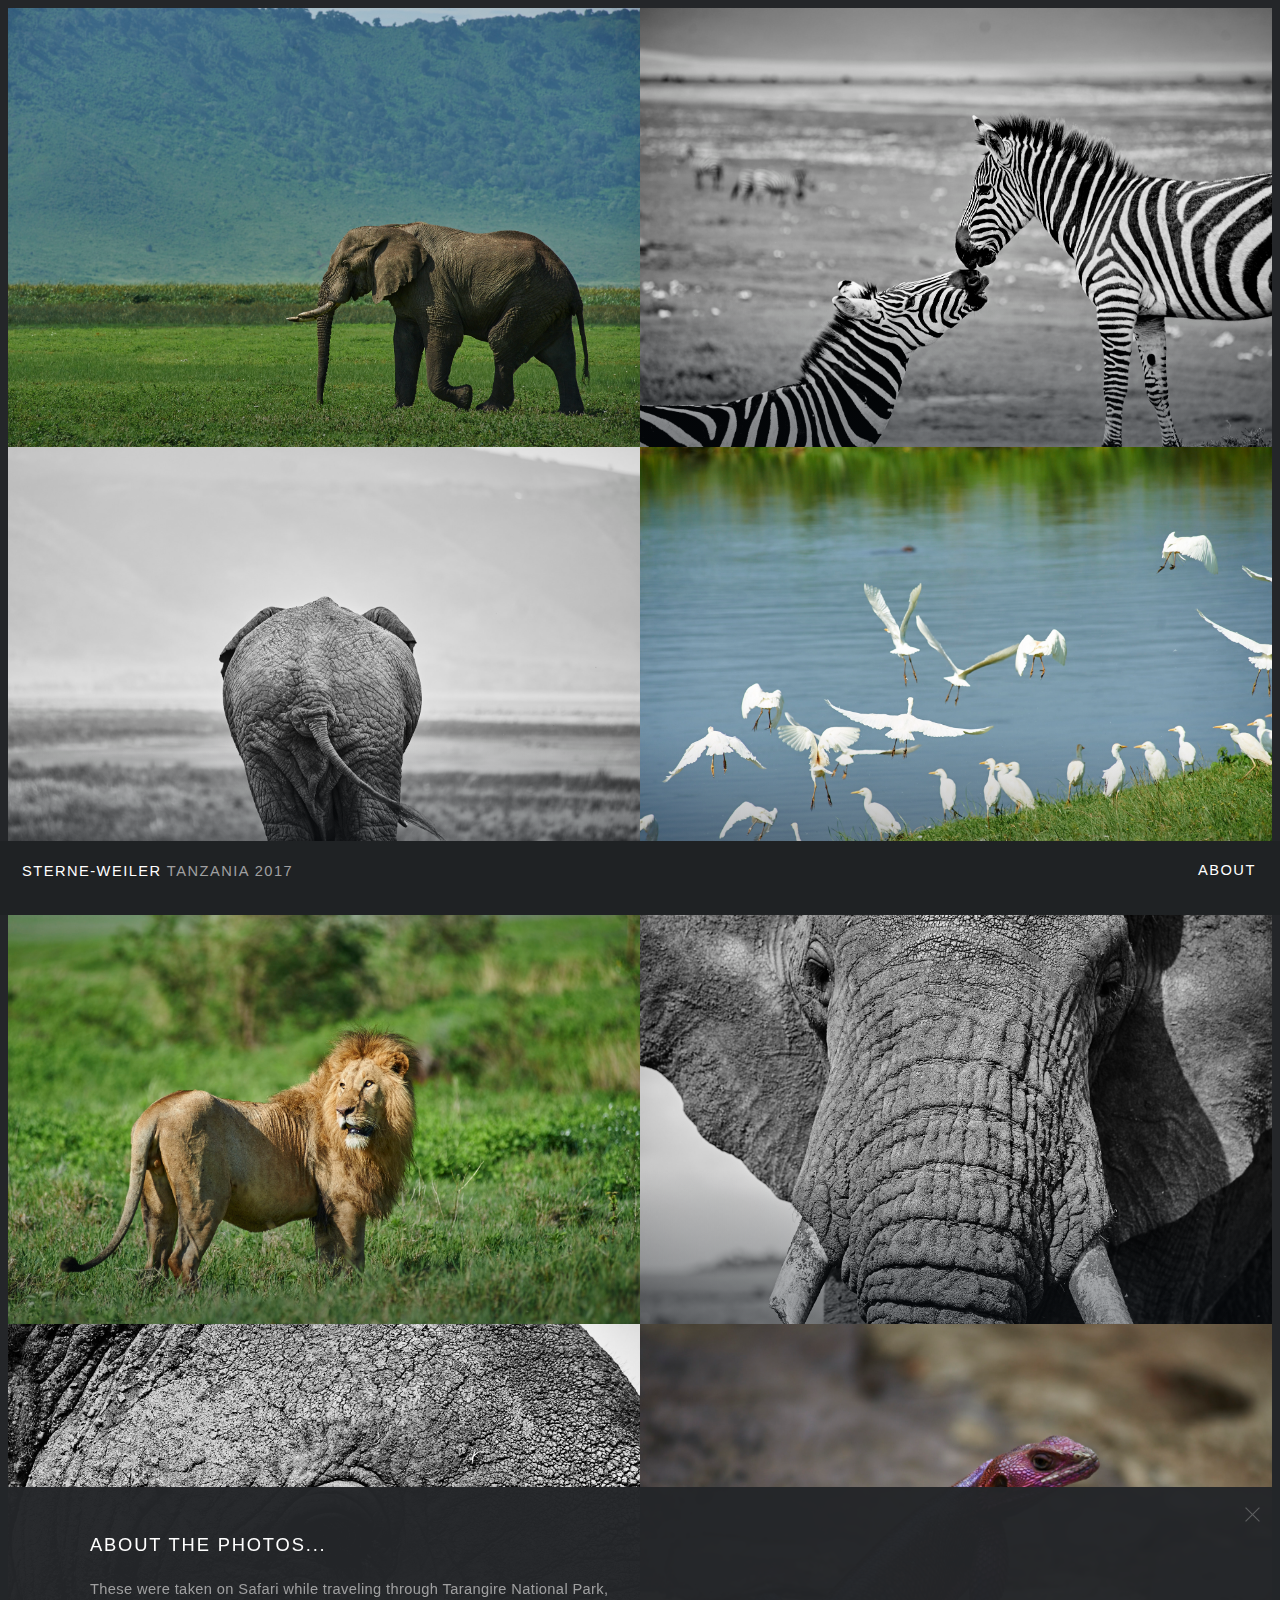
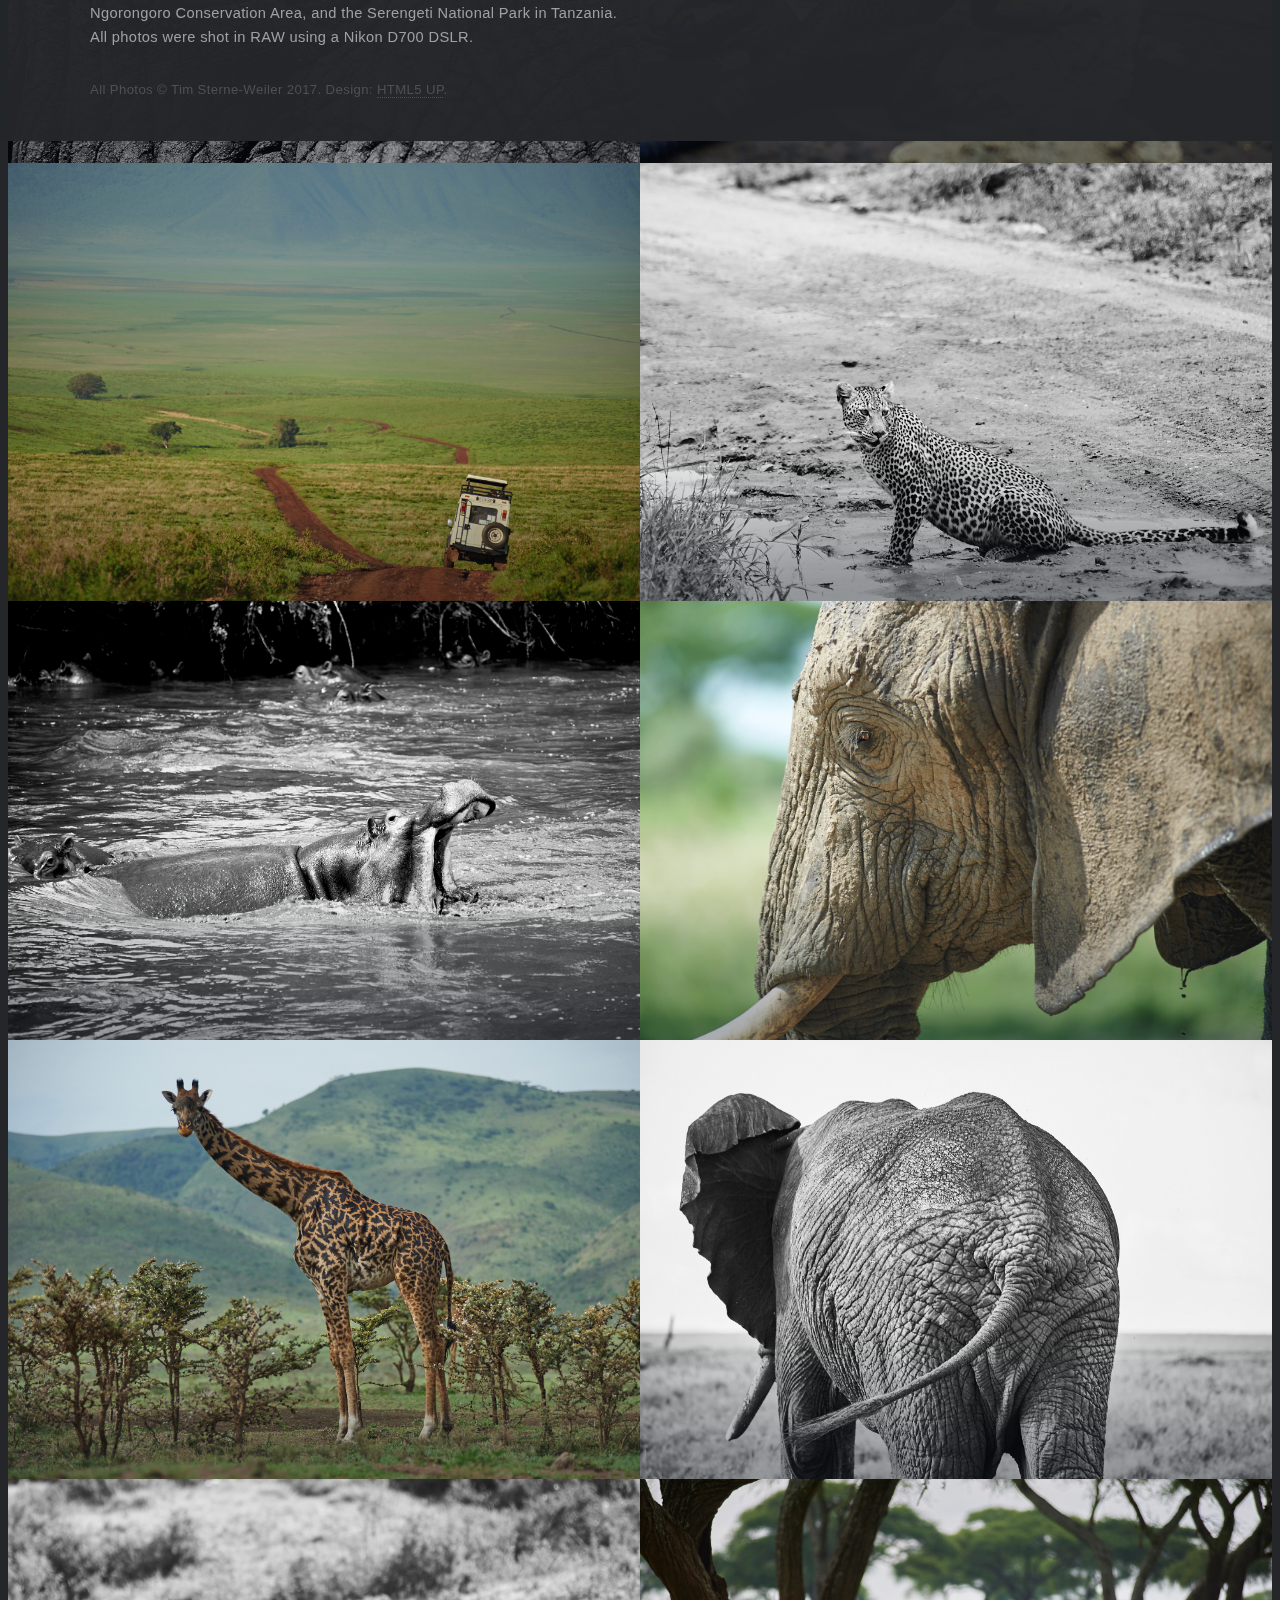
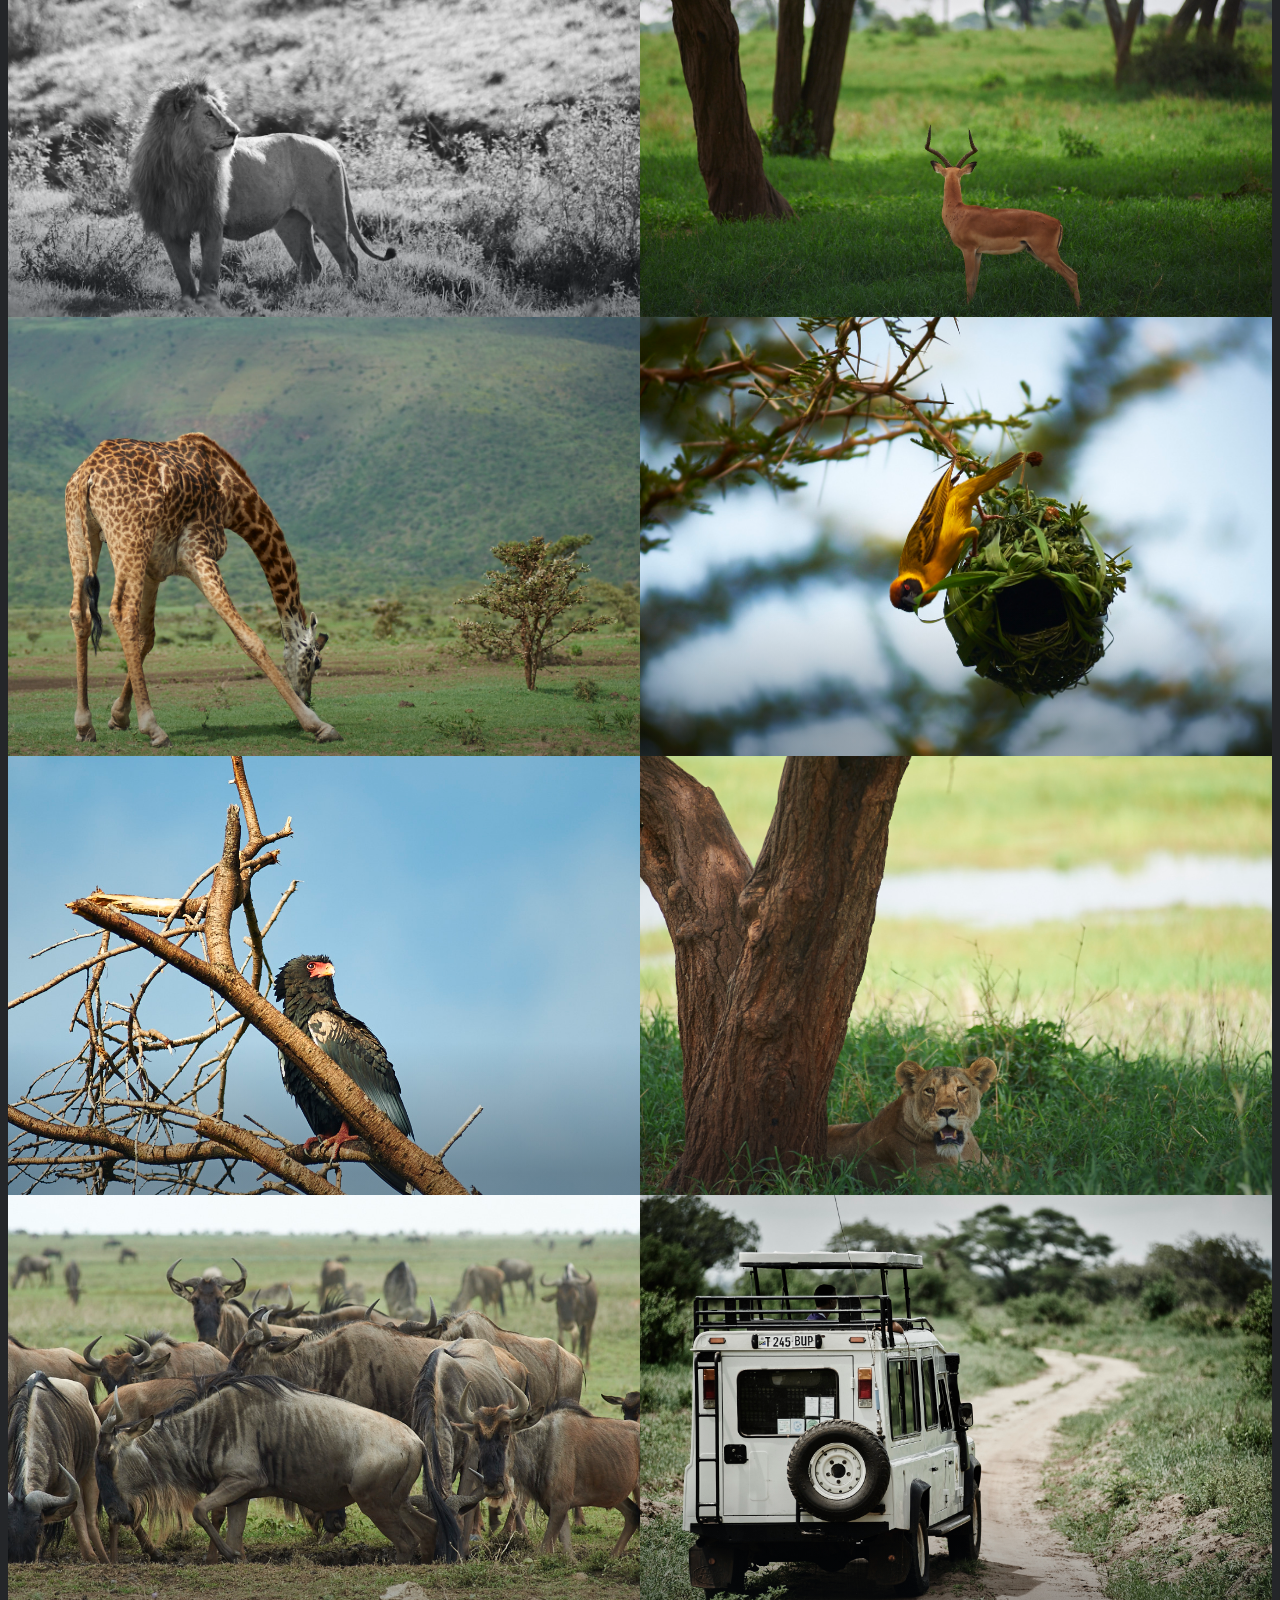
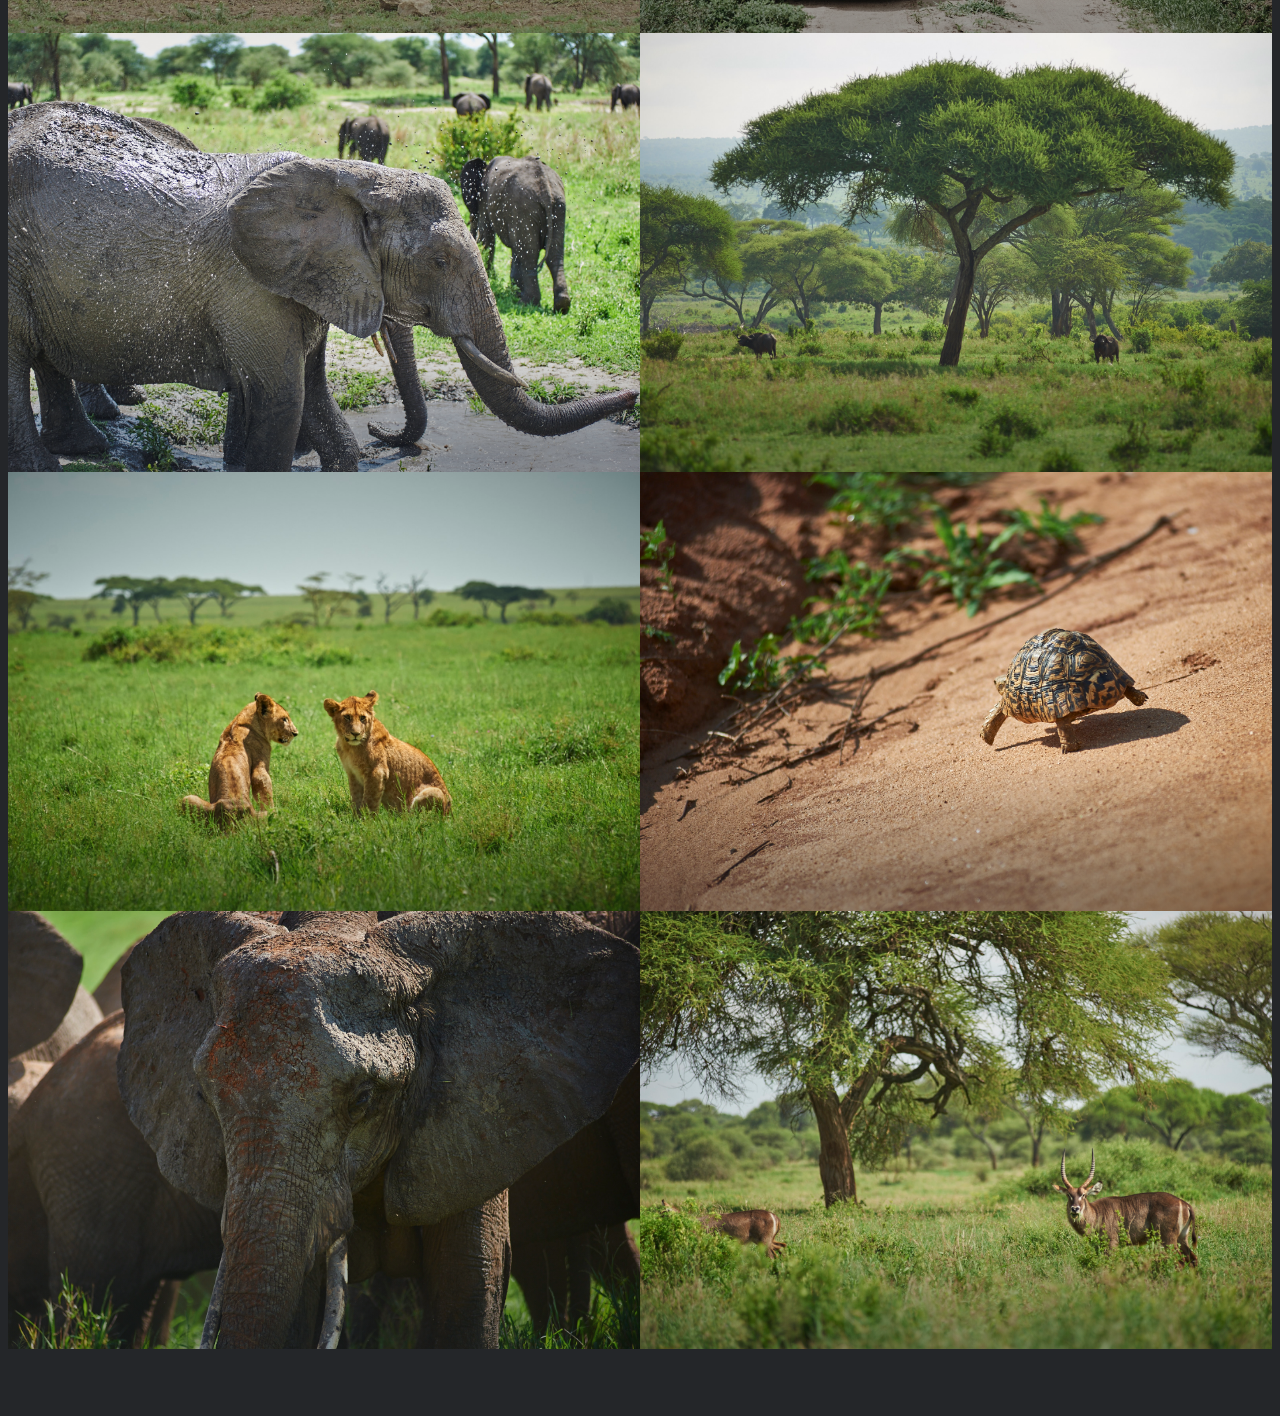
<file: tanzania/index.html>
<!DOCTYPE HTML>
<!--
	Multiverse by HTML5 UP
	html5up.net | @ajlkn
	Free for personal and commercial use under the CCA 3.0 license (html5up.net/license)
-->
<html>
	<head>
		<title>Sterne-Weiler, Tanzania 2017</title>
		<meta charset="utf-8" />
		<meta name="viewport" content="width=device-width, initial-scale=1, user-scalable=no" />
		<!--[if lte IE 8]><script src="assets/js/ie/html5shiv.js"></script><![endif]-->
		<link rel="stylesheet" href="assets/css/main.css" />
		<!--[if lte IE 9]><link rel="stylesheet" href="assets/css/ie9.css" /><![endif]-->
		<!--[if lte IE 8]><link rel="stylesheet" href="assets/css/ie8.css" /><![endif]-->
	</head>
	<body>

		<!-- Wrapper -->
			<div id="wrapper">

				<!-- Header -->
					<header id="header">
						<h1><a href="index.html"><strong>Sterne-Weiler</strong> Tanzania 2017</a></h1>
						<nav>
							<ul>
								<li><a href="#footer" class="icon fa-info-circle">About</a></li>
							</ul>
						</nav>
					</header>

				<!-- Main -->
					<div id="main">
						<article class="thumb">
							<a href="images/fulls/01.jpg" class="image"><img src="images/thumbs/01.jpg" alt="" /></a>
                            <!--<h2>Picture title</h2>
							<p>Nunc blandit nisi ligula magna sodales lectus elementum non. Integer id venenatis velit.</p>-->
						</article>
						<article class="thumb">
							<a href="images/fulls/02.jpg" class="image"><img src="images/thumbs/02.jpg" alt="" /></a>
						</article>
						<article class="thumb">
							<a href="images/fulls/03.jpg" class="image"><img src="images/thumbs/03.jpg" alt="" /></a>
						</article>
						<article class="thumb">
							<a href="images/fulls/04.jpg" class="image"><img src="images/thumbs/04.jpg" alt="" /></a>
						</article>
						<article class="thumb">
							<a href="images/fulls/05.jpg" class="image"><img src="images/thumbs/05.jpg" alt="" /></a>
						</article>
						<article class="thumb">
							<a href="images/fulls/06.jpg" class="image"><img src="images/thumbs/06.jpg" alt="" /></a>
						</article>
						<article class="thumb">
							<a href="images/fulls/07.jpg" class="image"><img src="images/thumbs/07.jpg" alt="" /></a>
						</article>
						<article class="thumb">
							<a href="images/fulls/08.jpg" class="image"><img src="images/thumbs/08.jpg" alt="" /></a>
						</article>
						<article class="thumb">
							<a href="images/fulls/09.jpg" class="image"><img src="images/thumbs/09.jpg" alt="" /></a>
						</article>
						<article class="thumb">
							<a href="images/fulls/10.jpg" class="image"><img src="images/thumbs/10.jpg" alt="" /></a>
						</article>
						<article class="thumb">
							<a href="images/fulls/11.jpg" class="image"><img src="images/thumbs/11.jpg" alt="" /></a>
						</article>
						<article class="thumb">
							<a href="images/fulls/12.jpg" class="image"><img src="images/thumbs/12.jpg" alt="" /></a>
						</article>
                        <article class="thumb">
                            <a href="images/fulls/13.jpg" class="image"><img src="images/thumbs/13.jpg" alt="" /></a>
                        </article>
                        <article class="thumb">
                            <a href="images/fulls/14.jpg" class="image"><img src="images/thumbs/14.jpg" alt="" /></a>
                        </article>
                        <article class="thumb">
                            <a href="images/fulls/15.jpg" class="image"><img src="images/thumbs/15.jpg" alt="" /></a>
                        </article>
                        <article class="thumb">
                            <a href="images/fulls/16.jpg" class="image"><img src="images/thumbs/16.jpg" alt="" /></a>
                        </article>
                        <article class="thumb">
                            <a href="images/fulls/17.jpg" class="image"><img src="images/thumbs/17.jpg" alt="" /></a>
                        </article>
                        <article class="thumb">
                            <a href="images/fulls/18.jpg" class="image"><img src="images/thumbs/18.jpg" alt="" /></a>
                        </article>
                        <article class="thumb">
                            <a href="images/fulls/19.jpg" class="image"><img src="images/thumbs/19.jpg" alt="" /></a>
                        </article>
                        <article class="thumb">
                            <a href="images/fulls/20.jpg" class="image"><img src="images/thumbs/20.jpg" alt="" /></a>
                        </article>
                        <article class="thumb">
                            <a href="images/fulls/21.jpg" class="image"><img src="images/thumbs/21.jpg" alt="" /></a>
                        </article>
                        <article class="thumb">
                            <a href="images/fulls/22.jpg" class="image"><img src="images/thumbs/22.jpg" alt="" /></a>
                        </article>
                        <article class="thumb">
                            <a href="images/fulls/23.jpg" class="image"><img src="images/thumbs/23.jpg" alt="" /></a>
                        </article>
                        <article class="thumb">
                            <a href="images/fulls/24.jpg" class="image"><img src="images/thumbs/24.jpg" alt="" /></a>
                        </article>
                        <article class="thumb">
                            <a href="images/fulls/25.jpg" class="image"><img src="images/thumbs/25.jpg" alt="" /></a>
                        </article>
                        <article class="thumb">
                            <a href="images/fulls/26.jpg" class="image"><img src="images/thumbs/26.jpg" alt="" /></a>
                        </article>
                        <article class="thumb">
                            <a href="images/fulls/27.jpg" class="image"><img src="images/thumbs/27.jpg" alt="" /></a>
                        </article>
                        <article class="thumb">
                            <a href="images/fulls/28.jpg" class="image"><img src="images/thumbs/28.jpg" alt="" /></a>
                        </article>
                        
                    </div>
                    
                    <!-- Footer -->
                    <footer id="footer" class="panel">
						<div class="inner split">
							<div>
								<section>
									<h2>About the photos...</h2>
									<p>These were taken on Safari while traveling through Tarangire National Park, Ngorongoro Conservation Area, and the Serengeti National Park in Tanzania.  All photos were shot in RAW using a Nikon D700 DSLR.
                                        </p>
								</section>
								<!--<section>
									<h2>Follow me on ...</h2>
									<ul class="icons">
										<li><a href="#" class="icon fa-instagram"><span class="label">Instagram</span></a></li>
										<li><a href="#" class="icon fa-github"><span class="label">GitHub</span></a></li>
										<li><a href="#" class="icon fa-dribbble"><span class="label">Dribbble</span></a></li>
										<li><a href="#" class="icon fa-linkedin"><span class="label">LinkedIn</span></a></li>
									</ul>
								</section>-->
								<p class="copyright">
									All Photos &copy; Tim Sterne-Weiler 2017. Design: <a href="http://html5up.net">HTML5 UP</a>.
								</p>
							</div>
							<div>
								<!--<section>
									<h2>Get in touch</h2>
									<form method="post" action="#">
										<div class="field half first">
											<input type="text" name="name" id="name" placeholder="Name" />
										</div>
										<div class="field half">
											<input type="text" name="email" id="email" placeholder="Email" />
										</div>
										<div class="field">
											<textarea name="message" id="message" rows="4" placeholder="Message"></textarea>
										</div>
										<ul class="actions">
											<li><input type="submit" value="Send" class="special" /></li>
											<li><input type="reset" value="Reset" /></li>
										</ul>
									</form>
								</section>-->
							</div>
						</div>
					</footer>

			</div>

		<!-- Scripts -->
			<script src="assets/js/jquery.min.js"></script>
			<script src="assets/js/jquery.poptrox.min.js"></script>
			<script src="assets/js/skel.min.js"></script>
			<script src="assets/js/util.js"></script>
			<!--[if lte IE 8]><script src="assets/js/ie/respond.min.js"></script><![endif]-->
			<script src="assets/js/main.js"></script>

	</body>
</html>
</file>
<file: tanzania/assets/css/ie9.css>
/*
	Multiverse by HTML5 UP
	html5up.net | @ajlkn
	Free for personal and commercial use under the CCA 3.0 license (html5up.net/license)
*/

/* Panel */

	.panel > .inner.split:after {
		clear: both;
		content: '';
		display: block;
	}

	.panel > .inner.split > div {
		float: left;
		margin-left: 0;
		padding-left: 0;
	}

	.panel > .inner.split > :first-child {
		padding-left: 0;
	}

/* Wrapper */

	#wrapper:before {
		display: none;
	}

/* Main */

	#main:after {
		clear: both;
		content: '';
		display: block;
	}

	#main .thumb {
		float: left;
	}
</file>
<file: tanzania/assets/css/main.css>
z@import url(font-awesome.min.css);
@import url("https://fonts.googleapis.com/css?family=Source+Sans+Pro:300,300italic,400,400italic");

/*
	Multiverse by HTML5 UP
	html5up.net | @ajlkn
	Free for personal and commercial use under the CCA 3.0 license (html5up.net/license)
*/

/* Reset */

	html, body, div, span, applet, object, iframe, h1, h2, h3, h4, h5, h6, p, blockquote, pre, a, abbr, acronym, address, big, cite, code, del, dfn, em, img, ins, kbd, q, s, samp, small, strike, strong, sub, sup, tt, var, b, u, i, center, dl, dt, dd, ol, ul, li, fieldset, form, label, legend, table, caption, tbody, tfoot, thead, tr, th, td, article, aside, canvas, details, embed, figure, figcaption, footer, header, hgroup, menu, nav, output, ruby, section, summary, time, mark, audio, video {
		margin: 0;
		padding: 0;
		border: 0;
		font-size: 100%;
		font: inherit;
		vertical-align: baseline;
	}

	article, aside, details, figcaption, figure, footer, header, hgroup, menu, nav, section {
		display: block;
	}

	body {
		line-height: 1;
	}

	ol, ul {
		list-style: none;
	}

	blockquote, q {
		quotes: none;
	}

	blockquote:before, blockquote:after, q:before, q:after {
		content: '';
		content: none;
	}

	table {
		border-collapse: collapse;
		border-spacing: 0;
	}

	body {
		-webkit-text-size-adjust: none;
	}

/* Box Model */

	*, *:before, *:after {
		-moz-box-sizing: border-box;
		-webkit-box-sizing: border-box;
		box-sizing: border-box;
	}

	@-moz-keyframes spinner {
		0% {
			-moz-transform: rotate(0deg);
			-webkit-transform: rotate(0deg);
			-ms-transform: rotate(0deg);
			transform: rotate(0deg);
		}

		100% {
			-moz-transform: rotate(359deg);
			-webkit-transform: rotate(359deg);
			-ms-transform: rotate(359deg);
			transform: rotate(359deg);
		}
	}

	@-webkit-keyframes spinner {
		0% {
			-moz-transform: rotate(0deg);
			-webkit-transform: rotate(0deg);
			-ms-transform: rotate(0deg);
			transform: rotate(0deg);
		}

		100% {
			-moz-transform: rotate(359deg);
			-webkit-transform: rotate(359deg);
			-ms-transform: rotate(359deg);
			transform: rotate(359deg);
		}
	}

	@-ms-keyframes spinner {
		0% {
			-moz-transform: rotate(0deg);
			-webkit-transform: rotate(0deg);
			-ms-transform: rotate(0deg);
			transform: rotate(0deg);
		}

		100% {
			-moz-transform: rotate(359deg);
			-webkit-transform: rotate(359deg);
			-ms-transform: rotate(359deg);
			transform: rotate(359deg);
		}
	}

	@keyframes spinner {
		0% {
			-moz-transform: rotate(0deg);
			-webkit-transform: rotate(0deg);
			-ms-transform: rotate(0deg);
			transform: rotate(0deg);
		}

		100% {
			-moz-transform: rotate(359deg);
			-webkit-transform: rotate(359deg);
			-ms-transform: rotate(359deg);
			transform: rotate(359deg);
		}
	}

/* Basic */

	@-ms-viewport {
		width: device-width;
	}

	body {
		-ms-overflow-style: scrollbar;
	}

	@media screen and (max-width: 480px) {

		html, body {
			min-width: 320px;
		}

	}

	body {
		background: #242629;
	}

		body.loading *, body.loading *:before, body.loading *:after {
			-moz-animation: none !important;
			-webkit-animation: none !important;
			-ms-animation: none !important;
			animation: none !important;
			-moz-transition: none !important;
			-webkit-transition: none !important;
			-ms-transition: none !important;
			transition: none !important;
		}

		body.resizing *, body.resizing *:before, body.resizing *:after {
			-moz-animation: none !important;
			-webkit-animation: none !important;
			-ms-animation: none !important;
			animation: none !important;
			-moz-transition: none !important;
			-webkit-transition: none !important;
			-ms-transition: none !important;
			transition: none !important;
		}

/* Type */

	body, input, select, textarea {
		color: #a0a0a1;
		font-family: "Source Sans Pro", Helvetica, sans-serif;
		font-size: 15pt;
		font-weight: 300;
		letter-spacing: 0.025em;
		line-height: 1.65;
	}

		@media screen and (max-width: 1680px) {

			body, input, select, textarea {
				font-size: 11pt;
			}

		}

	a {
		-moz-transition: color 0.2s ease-in-out, border-bottom-color 0.2s ease-in-out;
		-webkit-transition: color 0.2s ease-in-out, border-bottom-color 0.2s ease-in-out;
		-ms-transition: color 0.2s ease-in-out, border-bottom-color 0.2s ease-in-out;
		transition: color 0.2s ease-in-out, border-bottom-color 0.2s ease-in-out;
		border-bottom: dotted 1px;
		color: #34a58e;
		text-decoration: none;
	}

		a:hover {
			border-bottom-color: transparent;
			color: #34a58e !important;
		}

	strong, b {
		color: #ffffff;
		font-weight: 300;
	}

	em, i {
		font-style: italic;
	}

	p {
		margin: 0 0 2em 0;
	}

	h1, h2, h3, h4, h5, h6 {
		color: #ffffff;
		font-weight: 300;
		letter-spacing: 0.1em;
		line-height: 1.5;
		margin: 0 0 1em 0;
		text-transform: uppercase;
	}

		h1 a, h2 a, h3 a, h4 a, h5 a, h6 a {
			color: inherit;
			text-decoration: none;
		}

	h1 {
		font-size: 2em;
	}

	h2 {
		font-size: 1.25em;
	}

	h3 {
		font-size: 1.1em;
	}

	h4 {
		font-size: 1em;
	}

	h5 {
		font-size: 0.9em;
	}

	h6 {
		font-size: 0.7em;
	}

	@media screen and (max-width: 736px) {

		h2 {
			font-size: 1em;
		}

		h3 {
			font-size: 0.9em;
		}

		h4 {
			font-size: 0.8em;
		}

		h5 {
			font-size: 0.7em;
		}

		h6 {
			font-size: 0.7em;
		}

	}

	sub {
		font-size: 0.8em;
		position: relative;
		top: 0.5em;
	}

	sup {
		font-size: 0.8em;
		position: relative;
		top: -0.5em;
	}

	blockquote {
		border-left: 4px #36383c;
		font-style: italic;
		margin: 0 0 2em 0;
		padding: 0.5em 0 0.5em 2em;
	}

	code {
		background: #34363b;
		border: solid 1px #36383c;
		font-family: "Courier New", monospace;
		font-size: 0.9em;
		margin: 0 0.25em;
		padding: 0.25em 0.65em;
	}

	pre {
		-webkit-overflow-scrolling: touch;
		font-family: "Courier New", monospace;
		font-size: 0.9em;
		margin: 0 0 2em 0;
	}

		pre code {
			display: block;
			line-height: 1.75;
			padding: 1em 1.5em;
			overflow-x: auto;
		}

	hr {
		border: 0;
		border-bottom: solid 1px #36383c;
		margin: 2em 0;
	}

		hr.major {
			margin: 3em 0;
		}

	.align-left {
		text-align: left;
	}

	.align-center {
		text-align: center;
	}

	.align-right {
		text-align: right;
	}

/* Button */

	input[type="submit"],
	input[type="reset"],
	input[type="button"],
	button,
	.button {
		-moz-appearance: none;
		-webkit-appearance: none;
		-ms-appearance: none;
		appearance: none;
		-moz-transition: background-color 0.2s ease-in-out, box-shadow 0.2s ease-in-out, color 0.2s ease-in-out;
		-webkit-transition: background-color 0.2s ease-in-out, box-shadow 0.2s ease-in-out, color 0.2s ease-in-out;
		-ms-transition: background-color 0.2s ease-in-out, box-shadow 0.2s ease-in-out, color 0.2s ease-in-out;
		transition: background-color 0.2s ease-in-out, box-shadow 0.2s ease-in-out, color 0.2s ease-in-out;
		background-color: transparent;
		border: 0;
		border-radius: 0;
		box-shadow: inset 0 0 0 2px #36383c;
		color: #ffffff !important;
		cursor: pointer;
		display: inline-block;
		font-size: 0.9em;
		font-weight: 300;
		height: 3.05556em;
		letter-spacing: 0.1em;
		line-height: 3.05556em;
		padding: 0 2.5em;
		text-align: center;
		text-decoration: none;
		text-transform: uppercase;
		white-space: nowrap;
	}

		input[type="submit"]:hover,
		input[type="reset"]:hover,
		input[type="button"]:hover,
		button:hover,
		.button:hover {
			box-shadow: inset 0 0 0 2px #34a58e;
			color: #34a58e !important;
		}

			input[type="submit"]:hover:active,
			input[type="reset"]:hover:active,
			input[type="button"]:hover:active,
			button:hover:active,
			.button:hover:active {
				background-color: rgba(52, 165, 142, 0.15);
				color: #34a58e !important;
			}

		input[type="submit"].icon,
		input[type="reset"].icon,
		input[type="button"].icon,
		button.icon,
		.button.icon {
			padding-left: 1.35em;
		}

			input[type="submit"].icon:before,
			input[type="reset"].icon:before,
			input[type="button"].icon:before,
			button.icon:before,
			.button.icon:before {
				margin-right: 0.5em;
			}

		input[type="submit"].fit,
		input[type="reset"].fit,
		input[type="button"].fit,
		button.fit,
		.button.fit {
			display: block;
			margin: 0 0 1em 0;
			width: 100%;
		}

		input[type="submit"].small,
		input[type="reset"].small,
		input[type="button"].small,
		button.small,
		.button.small {
			font-size: 0.8em;
		}

		input[type="submit"].big,
		input[type="reset"].big,
		input[type="button"].big,
		button.big,
		.button.big {
			font-size: 1.35em;
		}

		input[type="submit"].special,
		input[type="reset"].special,
		input[type="button"].special,
		button.special,
		.button.special {
			background-color: #34a58e;
			box-shadow: none;
		}

			input[type="submit"].special:hover,
			input[type="reset"].special:hover,
			input[type="button"].special:hover,
			button.special:hover,
			.button.special:hover {
				background-color: #47c5ab;
				color: #ffffff !important;
			}

				input[type="submit"].special:hover:active,
				input[type="reset"].special:hover:active,
				input[type="button"].special:hover:active,
				button.special:hover:active,
				.button.special:hover:active {
					background-color: #287e6d;
				}

		input[type="submit"].disabled, input[type="submit"]:disabled,
		input[type="reset"].disabled,
		input[type="reset"]:disabled,
		input[type="button"].disabled,
		input[type="button"]:disabled,
		button.disabled,
		button:disabled,
		.button.disabled,
		.button:disabled {
			-moz-pointer-events: none;
			-webkit-pointer-events: none;
			-ms-pointer-events: none;
			pointer-events: none;
			opacity: 0.35;
		}

/* Form */

	form {
		margin: 0 0 2em 0;
	}

		form .field {
			margin: 0 0 1.3em 0;
		}

			form .field.half {
				float: left;
				padding: 0 0 0 0.65em;
				width: 50%;
			}

				form .field.half.first {
					padding: 0 0.65em 0 0;
				}

		form > .actions {
			margin: 1.5em 0 0 0 !important;
		}

		@media screen and (max-width: 736px) {

			form .field.half {
				float: none;
				padding: 0;
				width: 100%;
			}

				form .field.half.first {
					padding: 0;
				}

		}

	label {
		color: #ffffff;
		display: block;
		font-size: 0.9em;
		font-weight: 300;
		margin: 0 0 1em 0;
	}

	input[type="text"],
	input[type="password"],
	input[type="email"],
	input[type="tel"],
	input[type="search"],
	input[type="url"],
	select,
	textarea {
		-moz-appearance: none;
		-webkit-appearance: none;
		-ms-appearance: none;
		appearance: none;
		background: #34363b;
		border: 0;
		border-radius: 0;
		color: #a0a0a1;
		display: block;
		outline: 0;
		padding: 0 1em;
		text-decoration: none;
		width: 100%;
	}

		input[type="text"]:invalid,
		input[type="password"]:invalid,
		input[type="email"]:invalid,
		input[type="tel"]:invalid,
		input[type="search"]:invalid,
		input[type="url"]:invalid,
		select:invalid,
		textarea:invalid {
			box-shadow: none;
		}

		input[type="text"]:focus,
		input[type="password"]:focus,
		input[type="email"]:focus,
		input[type="tel"]:focus,
		input[type="search"]:focus,
		input[type="url"]:focus,
		select:focus,
		textarea:focus {
			box-shadow: inset 0 0 0 2px #34a58e;
		}

	.select-wrapper {
		text-decoration: none;
		display: block;
		position: relative;
	}

		.select-wrapper:before {
			-moz-osx-font-smoothing: grayscale;
			-webkit-font-smoothing: antialiased;
			font-family: FontAwesome;
			font-style: normal;
			font-weight: normal;
			text-transform: none !important;
		}

		.select-wrapper:before {
			color: #36383c;
			content: '\f078';
			display: block;
			height: 2.75em;
			line-height: 2.75em;
			pointer-events: none;
			position: absolute;
			right: 0;
			text-align: center;
			top: 0;
			width: 2.75em;
		}

		.select-wrapper select::-ms-expand {
			display: none;
		}

	input[type="text"],
	input[type="password"],
	input[type="email"],
	input[type="tel"],
	input[type="search"],
	input[type="url"],
	select {
		height: 2.75em;
	}

	textarea {
		padding: 0.75em 1em;
	}

	input[type="checkbox"],
	input[type="radio"] {
		-moz-appearance: none;
		-webkit-appearance: none;
		-ms-appearance: none;
		appearance: none;
		display: block;
		float: left;
		margin-right: -2em;
		opacity: 0;
		width: 1em;
		z-index: -1;
	}

		input[type="checkbox"] + label,
		input[type="radio"] + label {
			text-decoration: none;
			color: #a0a0a1;
			cursor: pointer;
			display: inline-block;
			font-size: 1em;
			font-weight: 300;
			padding-left: 2.4em;
			padding-right: 0.75em;
			position: relative;
		}

			input[type="checkbox"] + label:before,
			input[type="radio"] + label:before {
				-moz-osx-font-smoothing: grayscale;
				-webkit-font-smoothing: antialiased;
				font-family: FontAwesome;
				font-style: normal;
				font-weight: normal;
				text-transform: none !important;
			}

			input[type="checkbox"] + label:before,
			input[type="radio"] + label:before {
				background: #34363b;
				content: '';
				display: inline-block;
				height: 1.65em;
				left: 0;
				line-height: 1.58125em;
				position: absolute;
				text-align: center;
				top: 0;
				width: 1.65em;
			}

		input[type="checkbox"]:checked + label:before,
		input[type="radio"]:checked + label:before {
			background: #34a58e;
			border-color: #34a58e;
			color: #ffffff;
			content: '\f00c';
		}

		input[type="checkbox"]:focus + label:before,
		input[type="radio"]:focus + label:before {
			box-shadow: 0 0 0 2px #34a58e;
		}

	input[type="radio"] + label:before {
		border-radius: 100%;
	}

	::-webkit-input-placeholder {
		color: #707071 !important;
		opacity: 1.0;
	}

	:-moz-placeholder {
		color: #707071 !important;
		opacity: 1.0;
	}

	::-moz-placeholder {
		color: #707071 !important;
		opacity: 1.0;
	}

	:-ms-input-placeholder {
		color: #707071 !important;
		opacity: 1.0;
	}

	.formerize-placeholder {
		color: #707071 !important;
		opacity: 1.0;
	}

/* Icon */

	.icon {
		text-decoration: none;
		border-bottom: none;
		position: relative;
	}

		.icon:before {
			-moz-osx-font-smoothing: grayscale;
			-webkit-font-smoothing: antialiased;
			font-family: FontAwesome;
			font-style: normal;
			font-weight: normal;
			text-transform: none !important;
		}

		.icon > .label {
			display: none;
		}

/* List */

	ol {
		list-style: decimal;
		margin: 0 0 2em 0;
		padding-left: 1.25em;
	}

		ol li {
			padding-left: 0.25em;
		}

	ul {
		list-style: disc;
		margin: 0 0 2em 0;
		padding-left: 1em;
	}

		ul li {
			padding-left: 0.5em;
		}

		ul.alt {
			list-style: none;
			padding-left: 0;
		}

			ul.alt li {
				border-top: solid 1px #36383c;
				padding: 0.5em 0;
			}

				ul.alt li:first-child {
					border-top: 0;
					padding-top: 0;
				}

		ul.icons {
			cursor: default;
			list-style: none;
			padding-left: 0;
		}

			ul.icons li {
				display: inline-block;
				padding: 0 1em 0 0;
			}

				ul.icons li:last-child {
					padding-right: 0;
				}

				ul.icons li .icon {
					color: #505051;
				}

					ul.icons li .icon:before {
						font-size: 1.5em;
					}

		ul.actions {
			cursor: default;
			list-style: none;
			padding-left: 0;
		}

			ul.actions li {
				display: inline-block;
				padding: 0 1em 0 0;
				vertical-align: middle;
			}

				ul.actions li:last-child {
					padding-right: 0;
				}

			ul.actions.small li {
				padding: 0 0.5em 0 0;
			}

			ul.actions.vertical li {
				display: block;
				padding: 1em 0 0 0;
			}

				ul.actions.vertical li:first-child {
					padding-top: 0;
				}

				ul.actions.vertical li > * {
					margin-bottom: 0;
				}

			ul.actions.vertical.small li {
				padding: 0.5em 0 0 0;
			}

				ul.actions.vertical.small li:first-child {
					padding-top: 0;
				}

			ul.actions.fit {
				display: table;
				margin-left: -1em;
				padding: 0;
				table-layout: fixed;
				width: calc(100% + 1em);
			}

				ul.actions.fit li {
					display: table-cell;
					padding: 0 0 0 1em;
				}

					ul.actions.fit li > * {
						margin-bottom: 0;
					}

				ul.actions.fit.small {
					margin-left: -0.5em;
					width: calc(100% + 0.5em);
				}

					ul.actions.fit.small li {
						padding: 0 0 0 0.5em;
					}

			@media screen and (max-width: 480px) {

				ul.actions {
					margin: 0 0 2em 0;
				}

					ul.actions li {
						padding: 1em 0 0 0;
						display: block;
						text-align: center;
						width: 100%;
					}

						ul.actions li:first-child {
							padding-top: 0;
						}

						ul.actions li > * {
							width: 100%;
							margin: 0 !important;
						}

							ul.actions li > *.icon:before {
								margin-left: -2em;
							}

					ul.actions.small li {
						padding: 0.5em 0 0 0;
					}

						ul.actions.small li:first-child {
							padding-top: 0;
						}

			}

	dl {
		margin: 0 0 2em 0;
	}

		dl dt {
			display: block;
			font-weight: 300;
			margin: 0 0 1em 0;
		}

		dl dd {
			margin-left: 2em;
		}

/* Table */

	.table-wrapper {
		-webkit-overflow-scrolling: touch;
		overflow-x: auto;
	}

	table {
		margin: 0 0 2em 0;
		width: 100%;
	}

		table tbody tr {
			border: solid 1px #36383c;
			border-left: 0;
			border-right: 0;
		}

			table tbody tr:nth-child(2n + 1) {
				background-color: #34363b;
			}

		table td {
			padding: 0.75em 0.75em;
		}

		table th {
			color: #ffffff;
			font-size: 0.9em;
			font-weight: 300;
			padding: 0 0.75em 0.75em 0.75em;
			text-align: left;
		}

		table thead {
			border-bottom: solid 2px #36383c;
		}

		table tfoot {
			border-top: solid 2px #36383c;
		}

		table.alt {
			border-collapse: separate;
		}

			table.alt tbody tr td {
				border: solid 1px #36383c;
				border-left-width: 0;
				border-top-width: 0;
			}

				table.alt tbody tr td:first-child {
					border-left-width: 1px;
				}

			table.alt tbody tr:first-child td {
				border-top-width: 1px;
			}

			table.alt thead {
				border-bottom: 0;
			}

			table.alt tfoot {
				border-top: 0;
			}

/* Panel */

	.panel {
		padding: 4em 4em 2em 4em ;
		-moz-transform: translateY(100vh);
		-webkit-transform: translateY(100vh);
		-ms-transform: translateY(100vh);
		transform: translateY(100vh);
		-moz-transition: -moz-transform 0.5s ease;
		-webkit-transition: -webkit-transform 0.5s ease;
		-ms-transition: -ms-transform 0.5s ease;
		transition: transform 0.5s ease;
		-webkit-overflow-scrolling: touch;
		background: rgba(36, 38, 41, 0.975);
		bottom: 4em;
		left: 0;
		max-height: calc(80vh - 4em);
		overflow-y: auto;
		position: fixed;
		width: 100%;
		z-index: 10001;
	}

		.panel.active {
			-moz-transform: translateY(1px);
			-webkit-transform: translateY(1px);
			-ms-transform: translateY(1px);
			transform: translateY(1px);
		}

		.panel > .inner {
			margin: 0 auto;
			max-width: 100%;
			width: 75em;
		}

			.panel > .inner.split {
				display: -moz-flex;
				display: -webkit-flex;
				display: -ms-flex;
				display: flex;
			}

				.panel > .inner.split > div {
					margin-left: 4em;
					width: 50%;
				}

				.panel > .inner.split > :first-child {
					margin-left: 0;
				}

		.panel > .closer {
			-moz-transition: opacity 0.2s ease-in-out;
			-webkit-transition: opacity 0.2s ease-in-out;
			-ms-transition: opacity 0.2s ease-in-out;
			transition: opacity 0.2s ease-in-out;
			background-image: url("images/close.svg");
			background-position: center;
			background-repeat: no-repeat;
			background-size: 3em;
			cursor: pointer;
			height: 5em;
			opacity: 0.25;
			position: absolute;
			right: 0;
			top: 0;
			width: 5em;
			z-index: 2;
		}

			.panel > .closer:hover {
				opacity: 1.0;
			}

		@media screen and (max-width: 1280px) {

			.panel {
				padding: 3em 3em 1em 3em ;
			}

				.panel > .inner.split > div {
					margin-left: 3em;
				}

				.panel > .closer {
					background-size: 2.5em;
					background-position: 75% 25%;
				}

		}

		@media screen and (max-width: 980px) {

			.panel > .inner.split {
				-moz-flex-direction: column;
				-webkit-flex-direction: column;
				-ms-flex-direction: column;
				flex-direction: column;
			}

				.panel > .inner.split > div {
					margin-left: 0;
					width: 100%;
				}

		}

		@media screen and (max-width: 736px) {

			.panel {
				-moz-transform: translateY(-100vh);
				-webkit-transform: translateY(-100vh);
				-ms-transform: translateY(-100vh);
				transform: translateY(-100vh);
				padding: 4em 2em 2em 2em ;
				bottom: auto;
				top: calc(4em - 1px);
			}

				.panel.active {
					-moz-transform: translateY(0);
					-webkit-transform: translateY(0);
					-ms-transform: translateY(0);
					transform: translateY(0);
				}

		}

/* Poptrox Popup */

	.poptrox-overlay {
		-webkit-tap-highlight-color: rgba(255, 255, 255, 0);
	}

	.poptrox-popup {
		background: rgba(31, 34, 36, 0.925);
		box-shadow: 0 1em 3em 0.5em rgba(0, 0, 0, 0.25);
		cursor: default;
	}

		.poptrox-popup:before {
			-moz-transition: opacity 0.2s ease-in-out;
			-webkit-transition: opacity 0.2s ease-in-out;
			-ms-transition: opacity 0.2s ease-in-out;
			transition: opacity 0.2s ease-in-out;
			background-image: -moz-linear-gradient(to left, rgba(31,34,36,0.35), rgba(31,34,36,0) 10em, rgba(31,34,36,0)), -moz-linear-gradient(to right, rgba(31,34,36,0.35), rgba(31,34,36,0) 10em, rgba(31,34,36,0));
			background-image: -webkit-linear-gradient(to left, rgba(31,34,36,0.35), rgba(31,34,36,0) 10em, rgba(31,34,36,0)), -webkit-linear-gradient(to right, rgba(31,34,36,0.35), rgba(31,34,36,0) 10em, rgba(31,34,36,0));
			background-image: -ms-linear-gradient(to left, rgba(31,34,36,0.35), rgba(31,34,36,0) 10em, rgba(31,34,36,0)), -ms-linear-gradient(to right, rgba(31,34,36,0.35), rgba(31,34,36,0) 10em, rgba(31,34,36,0));
			background-image: linear-gradient(to left, rgba(31,34,36,0.35), rgba(31,34,36,0) 10em, rgba(31,34,36,0)), linear-gradient(to right, rgba(31,34,36,0.35), rgba(31,34,36,0) 10em, rgba(31,34,36,0));
			content: '';
			display: block;
			height: 100%;
			left: 0;
			position: absolute;
			top: 0;
			width: 100%;
			z-index: 1;
			opacity: 0;
		}

		.poptrox-popup .closer {
			-moz-transition: opacity 0.2s ease-in-out;
			-webkit-transition: opacity 0.2s ease-in-out;
			-ms-transition: opacity 0.2s ease-in-out;
			transition: opacity 0.2s ease-in-out;
			background-image: url("images/close.svg");
			background-position: center;
			background-repeat: no-repeat;
			background-size: 3em;
			height: 5em;
			opacity: 0;
			position: absolute;
			right: 0;
			top: 0;
			width: 5em;
			z-index: 2;
		}

		.poptrox-popup .nav-previous,
		.poptrox-popup .nav-next {
			-moz-transition: opacity 0.2s ease-in-out;
			-webkit-transition: opacity 0.2s ease-in-out;
			-ms-transition: opacity 0.2s ease-in-out;
			transition: opacity 0.2s ease-in-out;
			background-image: url("images/arrow.svg");
			background-position: center;
			background-repeat: no-repeat;
			background-size: 5em;
			cursor: pointer;
			height: 8em;
			margin-top: -4em;
			opacity: 0; /* 1 */
			position: absolute;
			top: 50%;
			width: 6em;
			z-index: 2;
		}

		.poptrox-popup .nav-previous {
			-moz-transform: scaleX(-1);
			-webkit-transform: scaleX(-1);
			-ms-transform: scaleX(-1);
			transform: scaleX(-1);
			left: 0;
		}

		.poptrox-popup .nav-next {
			right: 0;
		}

		.poptrox-popup .caption {
			padding: 2em 2em 0.1em 2em ;
			background-image: -moz-linear-gradient(to top, rgba(16,16,16,0.45) 25%, rgba(16,16,16,0) 100%);
			background-image: -webkit-linear-gradient(to top, rgba(16,16,16,0.45) 25%, rgba(16,16,16,0) 100%);
			background-image: -ms-linear-gradient(to top, rgba(16,16,16,0.45) 25%, rgba(16,16,16,0) 100%);
			background-image: linear-gradient(to top, rgba(16,16,16,0.45) 25%, rgba(16,16,16,0) 100%);
			bottom: 0;
			cursor: default;
			left: 0;
			position: absolute;
			text-align: left;
			width: 100%;
			z-index: 2;
            opacity: 0; /* added */
		}

			.poptrox-popup .caption h2, .poptrox-popup .caption h3, .poptrox-popup .caption h4, .poptrox-popup .caption h5, .poptrox-popup .caption h6 {
				margin: 0 0 0.5em 0;
			}

			.poptrox-popup .caption p {
				color: #ffffff;
			}

		.poptrox-popup .loader {
			-moz-animation: spinner 1s infinite linear !important;
			-webkit-animation: spinner 1s infinite linear !important;
			-ms-animation: spinner 1s infinite linear !important;
			animation: spinner 1s infinite linear !important;
			background-image: url("images/spinner.svg");
			background-position: center;
			background-repeat: no-repeat;
			background-size: contain;
			display: block;
			font-size: 2em;
			height: 2em;
			left: 50%;
			line-height: 2em;
			margin: -1em 0 0 -1em;
			opacity: 0.25;
			position: absolute;
			text-align: center;
			top: 50%;
			width: 2em;
		}

		.poptrox-popup:hover .closer,
		.poptrox-popup:hover .nav-previous,
		.poptrox-popup:hover .nav-next {
			opacity: 0.5;
		}

			.poptrox-popup:hover .closer:hover,
			.poptrox-popup:hover .nav-previous:hover,
			.poptrox-popup:hover .nav-next:hover {
				opacity: 1.0;
			}

		.poptrox-popup.loading:before {
			opacity: 0;
		}

		body.touch .poptrox-popup .closer,
		body.touch .poptrox-popup .nav-previous,
		body.touch .poptrox-popup .nav-next {
			opacity: 1.0 !important;
		}

		@media screen and (max-width: 980px) {

			.poptrox-popup .closer {
				background-size: 3em;
			}

			.poptrox-popup .nav-previous,
			.poptrox-popup .nav-next {
				background-size: 4em;
			}

		}

		@media screen and (max-width: 736px) {

			.poptrox-popup:before {
				display: none;
			}

			.poptrox-popup .caption {
				display: none !important;
			}

			.poptrox-popup .closer,
			.poptrox-popup .nav-previous,
			.poptrox-popup .nav-next {
				display: none !important;
			}

		}

/* Wrapper */

	#wrapper {
		-moz-transition: -moz-filter 0.5s ease, -webkit-filter 0.5s ease, -ms-filter 0.5s ease, -moz-filter 0.5s ease;
		-webkit-transition: -moz-filter 0.5s ease, -webkit-filter 0.5s ease, -ms-filter 0.5s ease, -webkit-filter 0.5s ease;
		-ms-transition: -moz-filter 0.5s ease, -webkit-filter 0.5s ease, -ms-filter 0.5s ease, -ms-filter 0.5s ease;
		transition: -moz-filter 0.5s ease, -webkit-filter 0.5s ease, -ms-filter 0.5s ease, filter 0.5s ease;
		position: relative;
	}

		#wrapper:after {
			-moz-pointer-events: none;
			-webkit-pointer-events: none;
			-ms-pointer-events: none;
			pointer-events: none;
			-moz-transition: opacity 0.5s ease, visibility 0.5s;
			-webkit-transition: opacity 0.5s ease, visibility 0.5s;
			-ms-transition: opacity 0.5s ease, visibility 0.5s;
			transition: opacity 0.5s ease, visibility 0.5s;
			background: rgba(36, 38, 41, 0.5);
			content: '';
			display: block;
			height: 100%;
			left: 0;
			opacity: 0;
			position: absolute;
			top: 0;
			visibility: hidden;
			width: 100%;
			z-index: 1;
		}

			body.ie #wrapper:after {
				background: rgba(36, 38, 41, 0.8);
			}

		body.modal-active #wrapper {
			-moz-filter: blur(8px);
			-webkit-filter: blur(8px);
			-ms-filter: blur(8px);
			filter: blur(8px);
		}

			body.modal-active #wrapper:after {
				-moz-pointer-events: auto;
				-webkit-pointer-events: auto;
				-ms-pointer-events: auto;
				pointer-events: auto;
				opacity: 1;
				visibility: visible;
				z-index: 10003;
			}

		#wrapper:before {
			-moz-animation: spinner 1s infinite linear !important;
			-webkit-animation: spinner 1s infinite linear !important;
			-ms-animation: spinner 1s infinite linear !important;
			animation: spinner 1s infinite linear !important;
			-moz-pointer-events: none;
			-webkit-pointer-events: none;
			-ms-pointer-events: none;
			pointer-events: none;
			-moz-transition: top 0.75s ease-in-out, opacity 0.35s ease-out, visibility 0.35s;
			-webkit-transition: top 0.75s ease-in-out, opacity 0.35s ease-out, visibility 0.35s;
			-ms-transition: top 0.75s ease-in-out, opacity 0.35s ease-out, visibility 0.35s;
			transition: top 0.75s ease-in-out, opacity 0.35s ease-out, visibility 0.35s;
			background-image: url("images/spinner.svg");
			background-position: center;
			background-repeat: no-repeat;
			background-size: contain;
			content: '';
			display: block;
			font-size: 2em;
			height: 2em;
			left: 50%;
			line-height: 2em;
			margin: -1em 0 0 -1em;
			opacity: 0;
			position: fixed;
			text-align: center;
			top: 75%;
			visibility: hidden;
			width: 2em;
		}

		body.loading #wrapper:before {
			-moz-transition: opacity 1s ease-out !important;
			-webkit-transition: opacity 1s ease-out !important;
			-ms-transition: opacity 1s ease-out !important;
			transition: opacity 1s ease-out !important;
			-moz-transition-delay: 0.5s !important;
			-webkit-transition-delay: 0.5s !important;
			-ms-transition-delay: 0.5s !important;
			transition-delay: 0.5s !important;
			opacity: 0.25;
			top: 50%;
			visibility: visible;
		}

/* Header */

	body {
		padding: 0 0 4em 0;
	}

	#header {
		-moz-transform: translateY(0);
		-webkit-transform: translateY(0);
		-ms-transform: translateY(0);
		transform: translateY(0);
		-moz-transition: -moz-transform 1s ease;
		-webkit-transition: -webkit-transform 1s ease;
		-ms-transition: -ms-transform 1s ease;
		transition: transform 1s ease;
		-moz-user-select: none;
		-ms-user-select: none;
		-webkit-user-select: none;
		background: #1f2224;
		bottom: -1em;
		height: 5em;
		left: 0;
		line-height: 4em;
		padding: 0 1.5em;
		position: fixed;
		user-select: none;
		width: 100%;
		z-index: 10002;
	}

		body.loading #header {
			-moz-transform: translateY(4em);
			-webkit-transform: translateY(4em);
			-ms-transform: translateY(4em);
			transform: translateY(4em);
		}

		#header h1 {
			color: #a0a0a1;
			display: inline-block;
			font-size: 1em;
			line-height: 1;
			margin: 0;
			vertical-align: middle;
		}

			#header h1 a {
				border: 0;
				color: inherit;
			}

				#header h1 a:hover {
					color: inherit !important;
				}

		#header nav {
			position: absolute;
			right: 0;
			top: 0;
		}

			#header nav > ul {
				list-style: none;
				margin: 0;
				padding: 0;
			}

				#header nav > ul > li {
					display: inline-block;
					padding: 0;
				}

					#header nav > ul > li a {
						-moz-transition: background-color 0.5s ease;
						-webkit-transition: background-color 0.5s ease;
						-ms-transition: background-color 0.5s ease;
						transition: background-color 0.5s ease;
						border: 0;
						color: #ffffff;
						display: inline-block;
						letter-spacing: 0.1em;
						padding: 0 1.65em;
						text-transform: uppercase;
					}

						#header nav > ul > li a.icon:before {
							color: #505051;
							float: right;
							margin-left: 0.75em;
						}

						#header nav > ul > li a:hover {
							color: #ffffff !important;
						}

						#header nav > ul > li a.active {
							background-color: #242629;
						}

	@media screen and (max-width: 736px) {

		body {
			padding: 4em 0 0 0;
		}

		#header {
			-moz-transform: translateY(0);
			-webkit-transform: translateY(0);
			-ms-transform: translateY(0);
			transform: translateY(0);
			bottom: auto;
			height: 4em;
			padding: 0 1em;
			top: 0;
		}

			body.loading #header {
				-moz-transform: translateY(-3.4em);
				-webkit-transform: translateY(-3.4em);
				-ms-transform: translateY(-3.4em);
				transform: translateY(-3.4em);
			}

			#header h1 {
				font-size: 0.9em;
			}

			#header nav > ul > li a {
				font-size: 0.9em;
				padding: 0 1.15em;
			}

	}

/* Main */

	#main {
		-moz-transition: -moz-filter 0.5s ease, -webkit-filter 0.5s ease, -ms-filter 0.5s ease, -moz-filter 0.5s ease;
		-webkit-transition: -moz-filter 0.5s ease, -webkit-filter 0.5s ease, -ms-filter 0.5s ease, -webkit-filter 0.5s ease;
		-ms-transition: -moz-filter 0.5s ease, -webkit-filter 0.5s ease, -ms-filter 0.5s ease, -ms-filter 0.5s ease;
		transition: -moz-filter 0.5s ease, -webkit-filter 0.5s ease, -ms-filter 0.5s ease, filter 0.5s ease;
		display: -moz-flex;
		display: -webkit-flex;
		display: -ms-flex;
		display: flex;
		-moz-flex-wrap: wrap;
		-webkit-flex-wrap: wrap;
		-ms-flex-wrap: wrap;
		flex-wrap: wrap;
		-webkit-tap-highlight-color: rgba(255, 255, 255, 0);
	}

		#main .thumb {
			-moz-transition: opacity 1.25s ease-in-out;
			-webkit-transition: opacity 1.25s ease-in-out;
			-ms-transition: opacity 1.25s ease-in-out;
			transition: opacity 1.25s ease-in-out;
			-moz-pointer-events: auto;
			-webkit-pointer-events: auto;
			-ms-pointer-events: auto;
			pointer-events: auto;
			-webkit-tap-highlight-color: rgba(255, 255, 255, 0);
			opacity: 1;
			overflow: hidden;
			position: relative;
		}

			#main .thumb:after {
				background-image: -moz-linear-gradient(to top, rgba(10,17,25,0.35) 5%, rgba(10,17,25,0) 35%);
				background-image: -webkit-linear-gradient(to top, rgba(10,17,25,0.35) 5%, rgba(10,17,25,0) 35%);
				background-image: -ms-linear-gradient(to top, rgba(10,17,25,0.35) 5%, rgba(10,17,25,0) 35%);
				background-image: linear-gradient(to top, rgba(10,17,25,0.35) 5%, rgba(10,17,25,0) 35%);
				-moz-pointer-events: none;
				-webkit-pointer-events: none;
				-ms-pointer-events: none;
				pointer-events: none;
				background-size: cover;
				content: '';
				display: block;
				height: 100%;
				left: 0;
				position: absolute;
				top: 0;
				width: 100%;
			}

			#main .thumb > .image {
				-webkit-tap-highlight-color: rgba(255, 255, 255, 0);
				background-position: center;
				background-repeat: no-repeat;
				background-size: cover;
				border: 0;
				height: 100%;
				left: 0;
				position: absolute;
				top: 0;
				width: 100%;
			}

			#main .thumb > h2 {
				-moz-pointer-events: none;
				-webkit-pointer-events: none;
				-ms-pointer-events: none;
				pointer-events: none;
				bottom: 1.875em;
				font-size: 0.8em;
				left: 2.1875em;
				margin: 0;
				position: absolute;
				z-index: 1;
			}

			#main .thumb > p {
				display: none;
			}

		#main:after {
			-moz-pointer-events: none;
			-webkit-pointer-events: none;
			-ms-pointer-events: none;
			pointer-events: none;
			-moz-transition: opacity 0.5s ease, visibility 0.5s;
			-webkit-transition: opacity 0.5s ease, visibility 0.5s;
			-ms-transition: opacity 0.5s ease, visibility 0.5s;
			transition: opacity 0.5s ease, visibility 0.5s;
			background: rgba(36, 38, 41, 0.25);
			content: '';
			display: block;
			height: 100%;
			left: 0;
			opacity: 0;
			position: absolute;
			top: 0;
			visibility: hidden;
			width: 100%;
			z-index: 1;
		}

			body.ie #main:after {
				background: rgba(36, 38, 41, 0.55);
			}

		body.content-active #main {
			-moz-filter: blur(6px);
			-webkit-filter: blur(6px);
			-ms-filter: blur(6px);
			filter: blur(6px);
		}

			body.content-active #main:after {
				-moz-pointer-events: auto;
				-webkit-pointer-events: auto;
				-ms-pointer-events: auto;
				pointer-events: auto;
				opacity: 1;
				visibility: visible;
			}

		body.loading #main .thumb {
			-moz-pointer-events: none;
			-webkit-pointer-events: none;
			-ms-pointer-events: none;
			pointer-events: none;
			opacity: 0;
		}

		#main .thumb {
			-moz-transition-delay: 2.525s;
			-webkit-transition-delay: 2.525s;
			-ms-transition-delay: 2.525s;
			transition-delay: 2.525s;
			height: calc(40vh - 2em);
			min-height: 20em;
			width: 25%;
		}

			#main .thumb:nth-child(1) {
				-moz-transition-delay: 0.65s;
				-webkit-transition-delay: 0.65s;
				-ms-transition-delay: 0.65s;
				transition-delay: 0.65s;
			}

			#main .thumb:nth-child(2) {
				-moz-transition-delay: 0.8s;
				-webkit-transition-delay: 0.8s;
				-ms-transition-delay: 0.8s;
				transition-delay: 0.8s;
			}

			#main .thumb:nth-child(3) {
				-moz-transition-delay: 0.95s;
				-webkit-transition-delay: 0.95s;
				-ms-transition-delay: 0.95s;
				transition-delay: 0.95s;
			}

			#main .thumb:nth-child(4) {
				-moz-transition-delay: 1.1s;
				-webkit-transition-delay: 1.1s;
				-ms-transition-delay: 1.1s;
				transition-delay: 1.1s;
			}

			#main .thumb:nth-child(5) {
				-moz-transition-delay: 1.25s;
				-webkit-transition-delay: 1.25s;
				-ms-transition-delay: 1.25s;
				transition-delay: 1.25s;
			}

			#main .thumb:nth-child(6) {
				-moz-transition-delay: 1.4s;
				-webkit-transition-delay: 1.4s;
				-ms-transition-delay: 1.4s;
				transition-delay: 1.4s;
			}

			#main .thumb:nth-child(7) {
				-moz-transition-delay: 1.55s;
				-webkit-transition-delay: 1.55s;
				-ms-transition-delay: 1.55s;
				transition-delay: 1.55s;
			}

			#main .thumb:nth-child(8) {
				-moz-transition-delay: 1.7s;
				-webkit-transition-delay: 1.7s;
				-ms-transition-delay: 1.7s;
				transition-delay: 1.7s;
			}

			#main .thumb:nth-child(9) {
				-moz-transition-delay: 1.85s;
				-webkit-transition-delay: 1.85s;
				-ms-transition-delay: 1.85s;
				transition-delay: 1.85s;
			}

			#main .thumb:nth-child(10) {
				-moz-transition-delay: 2s;
				-webkit-transition-delay: 2s;
				-ms-transition-delay: 2s;
				transition-delay: 2s;
			}

			#main .thumb:nth-child(11) {
				-moz-transition-delay: 2.15s;
				-webkit-transition-delay: 2.15s;
				-ms-transition-delay: 2.15s;
				transition-delay: 2.15s;
			}

			#main .thumb:nth-child(12) {
				-moz-transition-delay: 2.3s;
				-webkit-transition-delay: 2.3s;
				-ms-transition-delay: 2.3s;
				transition-delay: 2.3s;
			}

		@media screen and (max-width: 1680px) {

			#main .thumb {
				-moz-transition-delay: 2.075s;
				-webkit-transition-delay: 2.075s;
				-ms-transition-delay: 2.075s;
				transition-delay: 2.075s;
				height: calc(40vh - 2em);
				min-height: 20em;
				width: 33.33333%;
			}
            

				#main .thumb:nth-child(1) {
					-moz-transition-delay: 0.65s;
					-webkit-transition-delay: 0.65s;
					-ms-transition-delay: 0.65s;
					transition-delay: 0.65s;
				}

				#main .thumb:nth-child(2) {
					-moz-transition-delay: 0.8s;
					-webkit-transition-delay: 0.8s;
					-ms-transition-delay: 0.8s;
					transition-delay: 0.8s;
				}

				#main .thumb:nth-child(3) {
					-moz-transition-delay: 0.95s;
					-webkit-transition-delay: 0.95s;
					-ms-transition-delay: 0.95s;
					transition-delay: 0.95s;
				}

				#main .thumb:nth-child(4) {
					-moz-transition-delay: 1.1s;
					-webkit-transition-delay: 1.1s;
					-ms-transition-delay: 1.1s;
					transition-delay: 1.1s;
				}

				#main .thumb:nth-child(5) {
					-moz-transition-delay: 1.25s;
					-webkit-transition-delay: 1.25s;
					-ms-transition-delay: 1.25s;
					transition-delay: 1.25s;
				}

				#main .thumb:nth-child(6) {
					-moz-transition-delay: 1.4s;
					-webkit-transition-delay: 1.4s;
					-ms-transition-delay: 1.4s;
					transition-delay: 1.4s;
				}

				#main .thumb:nth-child(7) {
					-moz-transition-delay: 1.55s;
					-webkit-transition-delay: 1.55s;
					-ms-transition-delay: 1.55s;
					transition-delay: 1.55s;
				}

				#main .thumb:nth-child(8) {
					-moz-transition-delay: 1.7s;
					-webkit-transition-delay: 1.7s;
					-ms-transition-delay: 1.7s;
					transition-delay: 1.7s;
				}

				#main .thumb:nth-child(9) {
					-moz-transition-delay: 1.85s;
					-webkit-transition-delay: 1.85s;
					-ms-transition-delay: 1.85s;
					transition-delay: 1.85s;
				}
                



		}

		/*@media screen and (max-width: 1280px) { */
        @media screen and (max-width: 1480px) {

			#main .thumb {
				-moz-transition-delay: 1.625s;
				-webkit-transition-delay: 1.625s;
				-ms-transition-delay: 1.625s;
				transition-delay: 1.625s;
				height: calc(52vh - 2em); /* 40 */
				min-height: 20em;
				width: 50%;
			}
            

				#main .thumb:nth-child(1) {
					-moz-transition-delay: 0.65s;
					-webkit-transition-delay: 0.65s;
					-ms-transition-delay: 0.65s;
					transition-delay: 0.65s;
				}

				#main .thumb:nth-child(2) {
					-moz-transition-delay: 0.8s;
					-webkit-transition-delay: 0.8s;
					-ms-transition-delay: 0.8s;
					transition-delay: 0.8s;
				}

				#main .thumb:nth-child(3) {
					-moz-transition-delay: 0.95s;
					-webkit-transition-delay: 0.95s;
					-ms-transition-delay: 0.95s;
					transition-delay: 0.95s;
				}

				#main .thumb:nth-child(4) {
					-moz-transition-delay: 1.1s;
					-webkit-transition-delay: 1.1s;
					-ms-transition-delay: 1.1s;
					transition-delay: 1.1s;
				}

				#main .thumb:nth-child(5) {
					-moz-transition-delay: 1.25s;
					-webkit-transition-delay: 1.25s;
					-ms-transition-delay: 1.25s;
					transition-delay: 1.25s;
				}

				#main .thumb:nth-child(6) {
					-moz-transition-delay: 1.4s;
					-webkit-transition-delay: 1.4s;
					-ms-transition-delay: 1.4s;
					transition-delay: 1.4s;
				}
                
 
		}

		@media screen and (max-width: 980px) {

			#main .thumb {
				-moz-transition-delay: 2.075s;
				-webkit-transition-delay: 2.075s;
				-ms-transition-delay: 2.075s;
				transition-delay: 2.075s;
				height: calc(48.57143vh - 1.3333em); /* 28 */
				min-height: 18em;
				width: 50%;
			}
            

				#main .thumb:nth-child(1) {
					-moz-transition-delay: 0.65s;
					-webkit-transition-delay: 0.65s;
					-ms-transition-delay: 0.65s;
					transition-delay: 0.65s;
				}

				#main .thumb:nth-child(2) {
					-moz-transition-delay: 0.8s;
					-webkit-transition-delay: 0.8s;
					-ms-transition-delay: 0.8s;
					transition-delay: 0.8s;
				}

				#main .thumb:nth-child(3) {
					-moz-transition-delay: 0.95s;
					-webkit-transition-delay: 0.95s;
					-ms-transition-delay: 0.95s;
					transition-delay: 0.95s;
				}

				#main .thumb:nth-child(4) {
					-moz-transition-delay: 1.1s;
					-webkit-transition-delay: 1.1s;
					-ms-transition-delay: 1.1s;
					transition-delay: 1.1s;
				}

				#main .thumb:nth-child(5) {
					-moz-transition-delay: 1.25s;
					-webkit-transition-delay: 1.25s;
					-ms-transition-delay: 1.25s;
					transition-delay: 1.25s;
				}

				#main .thumb:nth-child(6) {
					-moz-transition-delay: 1.4s;
					-webkit-transition-delay: 1.4s;
					-ms-transition-delay: 1.4s;
					transition-delay: 1.4s;
				}

				#main .thumb:nth-child(7) {
					-moz-transition-delay: 1.55s;
					-webkit-transition-delay: 1.55s;
					-ms-transition-delay: 1.55s;
					transition-delay: 1.55s;
				}

				#main .thumb:nth-child(8) {
					-moz-transition-delay: 1.7s;
					-webkit-transition-delay: 1.7s;
					-ms-transition-delay: 1.7s;
					transition-delay: 1.7s;
				}

				#main .thumb:nth-child(9) {
					-moz-transition-delay: 1.85s;
					-webkit-transition-delay: 1.85s;
					-ms-transition-delay: 1.85s;
					transition-delay: 1.85s;
				}
                

		}

		@media screen and (max-width: 480px) {

			#main .thumb {
				-moz-transition-delay: 1.175s;
				-webkit-transition-delay: 1.175s;
				-ms-transition-delay: 1.175s;
				transition-delay: 1.175s;
				height: calc(40vh - 2em);
				min-height: 18em;
				width: 100%;
			}
            
            #main .doublethumb {
                -moz-transition-delay: 1.175s;
                -webkit-transition-delay: 1.175s;
                -ms-transition-delay: 1.175s;
                transition-delay: 1.175s;
                height: calc(40vh - 2em);
                min-height: 18em;
                width: 100%;
            }

				#main .thumb:nth-child(1) {
					-moz-transition-delay: 0.65s;
					-webkit-transition-delay: 0.65s;
					-ms-transition-delay: 0.65s;
					transition-delay: 0.65s;
				}

				#main .thumb:nth-child(2) {
					-moz-transition-delay: 0.8s;
					-webkit-transition-delay: 0.8s;
					-ms-transition-delay: 0.8s;
					transition-delay: 0.8s;
				}

				#main .thumb:nth-child(3) {
					-moz-transition-delay: 0.95s;
					-webkit-transition-delay: 0.95s;
					-ms-transition-delay: 0.95s;
					transition-delay: 0.95s;
				}
                
                #main .doublethumb:nth-child(1) {
                    -moz-transition-delay: 0.65s;
                    -webkit-transition-delay: 0.65s;
                    -ms-transition-delay: 0.65s;
                    transition-delay: 0.65s;
                }
                
                #main .doublethumb:nth-child(2) {
                    -moz-transition-delay: 0.8s;
                    -webkit-transition-delay: 0.8s;
                    -ms-transition-delay: 0.8s;
                    transition-delay: 0.8s;
                }
                
                #main .doublethumb:nth-child(3) {
                    -moz-transition-delay: 0.95s;
                    -webkit-transition-delay: 0.95s;
                    -ms-transition-delay: 0.95s;
                    transition-delay: 0.95s;
                }

		}

/* Footer */

	#footer .copyright {
		color: #505051;
		font-size: 0.9em;
	}

		#footer .copyright a {
			color: inherit;
		}
</file>
<file: tanzania/assets/css/ie8.css>
/*
	Multiverse by HTML5 UP
	html5up.net | @ajlkn
	Free for personal and commercial use under the CCA 3.0 license (html5up.net/license)
*/

/* Button */

	input[type="submit"],
	input[type="reset"],
	input[type="button"],
	button,
	.button {
		border: solid 2px #36383c;
	}

		input[type="submit"].special,
		input[type="reset"].special,
		input[type="button"].special,
		button.special,
		.button.special {
			border: 0;
		}

/* Panel */

	.panel {
		background: #242629;
		display: none;
	}

		.panel.active {
			display: block;
		}

		.panel > .closer:before {
			content: '\00d7';
			font-size: 42px;
		}

/* Main */

	#main .thumb > h2 {
		text-align: center;
		width: 100%;
		left: 0;
	}
</file>
